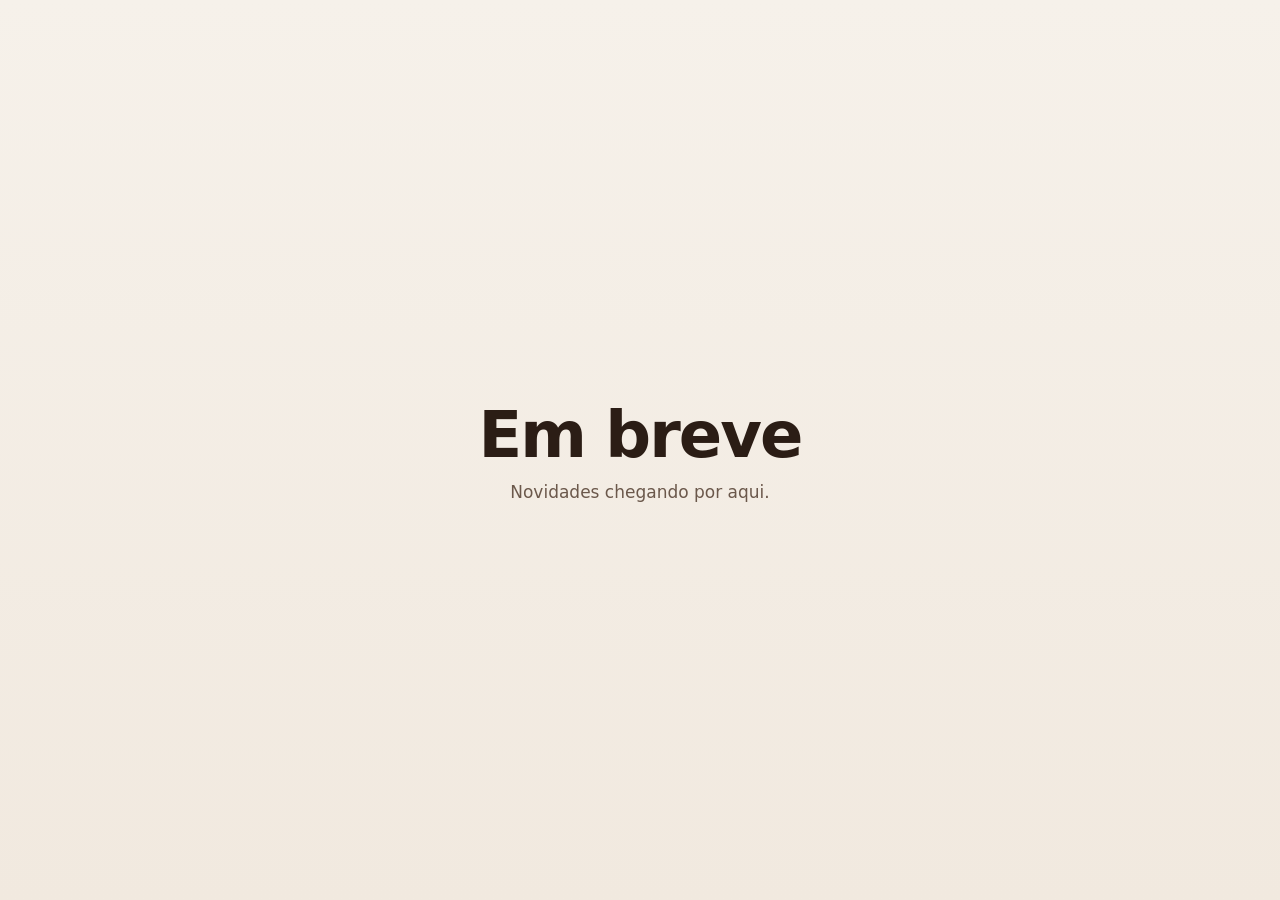
<file: index.html>
<!doctype html>
<html lang="pt-BR">
<head>
  <meta charset="utf-8">
  <meta name="viewport" content="width=device-width, initial-scale=1">
  <title>Em breve</title>
  <meta name="description" content="Em breve.">
  <style>
    :root { --bg: #f6f1ea; --bg-2: #f1e9df; --text: #2b1d15; --muted: #6b584b; color-scheme: light; }
    @media (prefers-color-scheme: dark) {
      :root { --bg: #16110e; --bg-2: #120e0b; --text: #f6eee6; --muted: #b3a194; color-scheme: dark; }
    }
    html, body { height: 100%; margin: 0; }
    body {
      display: grid;
      place-items: center;
      padding: 16px;
      box-sizing: border-box;
      background: linear-gradient(180deg, var(--bg) 0%, var(--bg-2) 100%);
      background-color: var(--bg);
      color: var(--text);
      font-family: system-ui, -apple-system, "Segoe UI", Roboto, "Helvetica Neue", Arial, sans-serif;
      text-align: center;
    }
    h1 { margin: 0; font-size: clamp(36px, 9vw, 64px); letter-spacing: -0.03em; font-weight: 800; }
    p { margin: 10px 0 0; color: var(--muted); font-size: 17px; }
  </style>
</head>
<body>
  <main>
    <h1>Em breve</h1>
    <p>Novidades chegando por aqui.</p>
  </main>
</body>
</html>
</file>
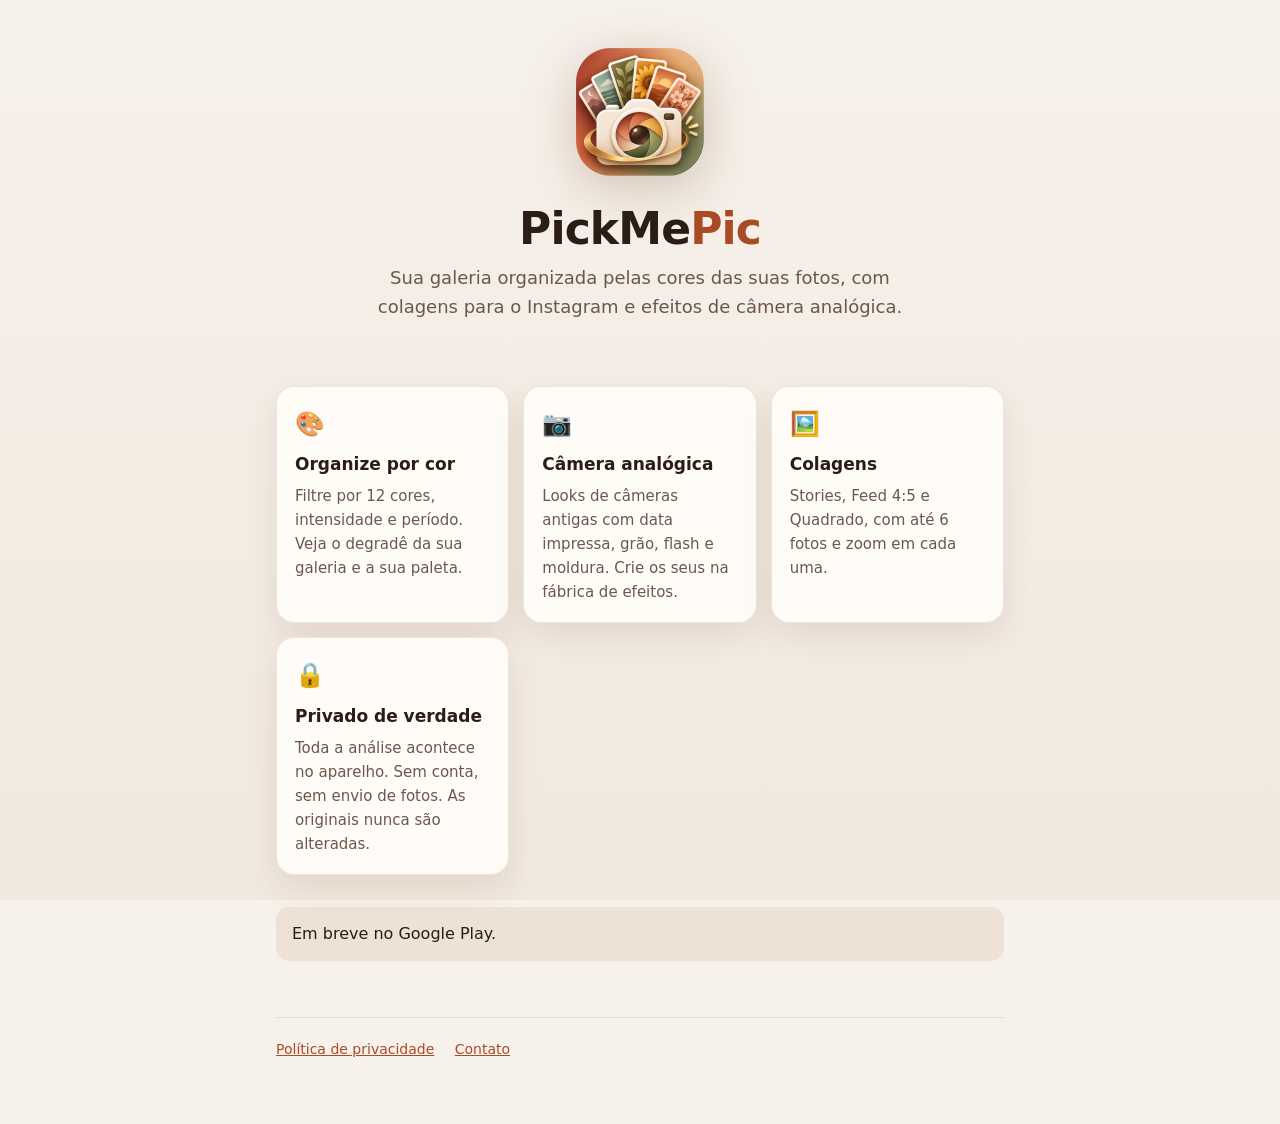
<file: pickme-pic/index.html>
<!doctype html>
<html lang="pt-BR">
<head>
  <meta charset="utf-8">
  <meta name="viewport" content="width=device-width, initial-scale=1">
  <title>PickMe Pic</title>
  <meta name="description" content="Organize sua galeria por cor, crie colagens e dê um toque de câmera analógica. Suas fotos nunca saem do celular.">
  <link rel="icon" href="/pickme-pic/assets/favicon.png">
  <link rel="apple-touch-icon" href="/pickme-pic/assets/apple-touch-icon.png">
  <link rel="stylesheet" href="/pickme-pic/assets/style.css">
</head>
<body>
  <main class="wrap">
    <section class="hero">
      <img src="/pickme-pic/assets/pickmepic-mark.png" alt="Logo do PickMe Pic" width="128" height="128">
      <h1>PickMe<span class="pic">Pic</span></h1>
      <p class="lead">Sua galeria organizada pelas cores das suas fotos, com colagens para o Instagram e efeitos de câmera analógica.</p>
    </section>

    <div class="grid">
      <div class="card">
        <span class="emoji" aria-hidden="true">🎨</span>
        <h3>Organize por cor</h3>
        <p>Filtre por 12 cores, intensidade e período. Veja o degradê da sua galeria e a sua paleta.</p>
      </div>
      <div class="card">
        <span class="emoji" aria-hidden="true">📷</span>
        <h3>Câmera analógica</h3>
        <p>Looks de câmeras antigas com data impressa, grão, flash e moldura. Crie os seus na fábrica de efeitos.</p>
      </div>
      <div class="card">
        <span class="emoji" aria-hidden="true">🖼️</span>
        <h3>Colagens</h3>
        <p>Stories, Feed 4:5 e Quadrado, com até 6 fotos e zoom em cada uma.</p>
      </div>
      <div class="card">
        <span class="emoji" aria-hidden="true">🔒</span>
        <h3>Privado de verdade</h3>
        <p>Toda a análise acontece no aparelho. Sem conta, sem envio de fotos. As originais nunca são alteradas.</p>
      </div>
    </div>

    <p class="note">Em breve no Google Play.</p>

    <footer>
      <a href="/pickme-pic/privacidade/">Política de privacidade</a>
      <a href="mailto:softwaresmoti@gmail.com">Contato</a>
    </footer>
  </main>
</body>
</html>
</file>
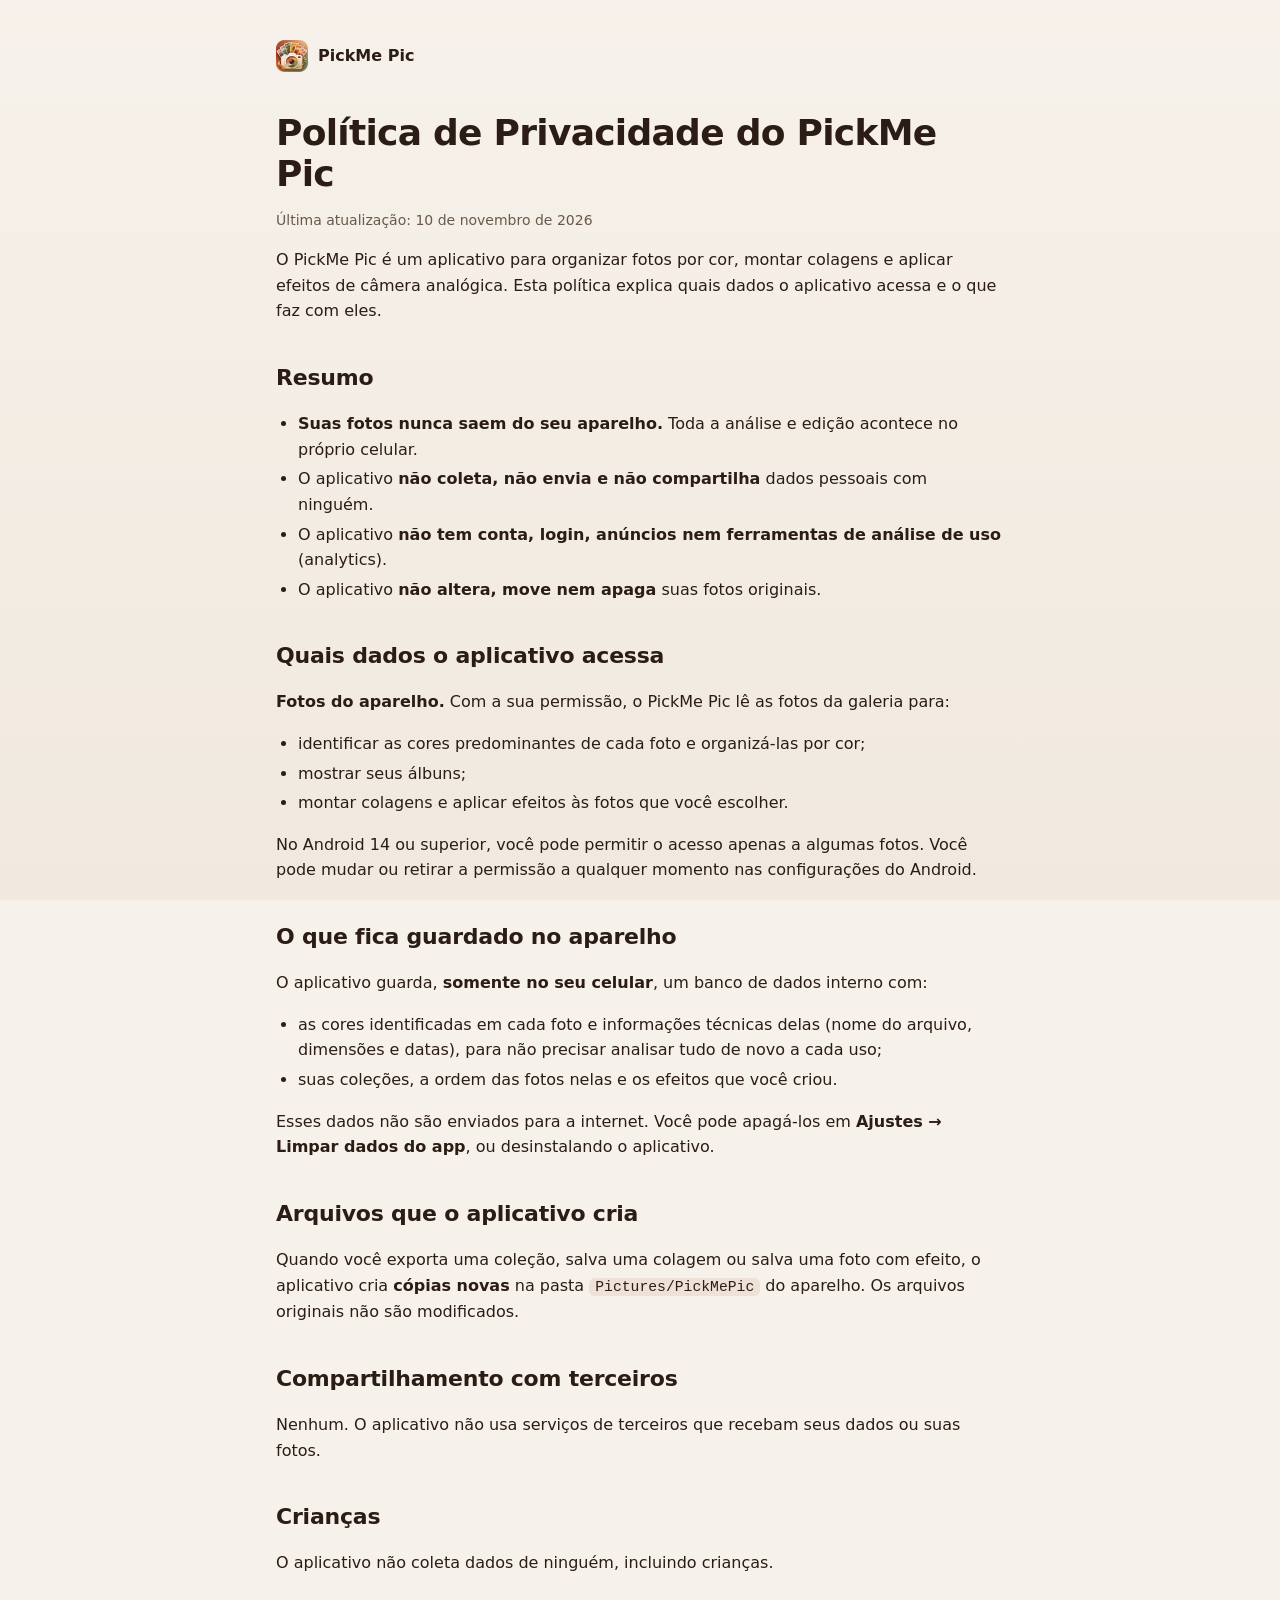
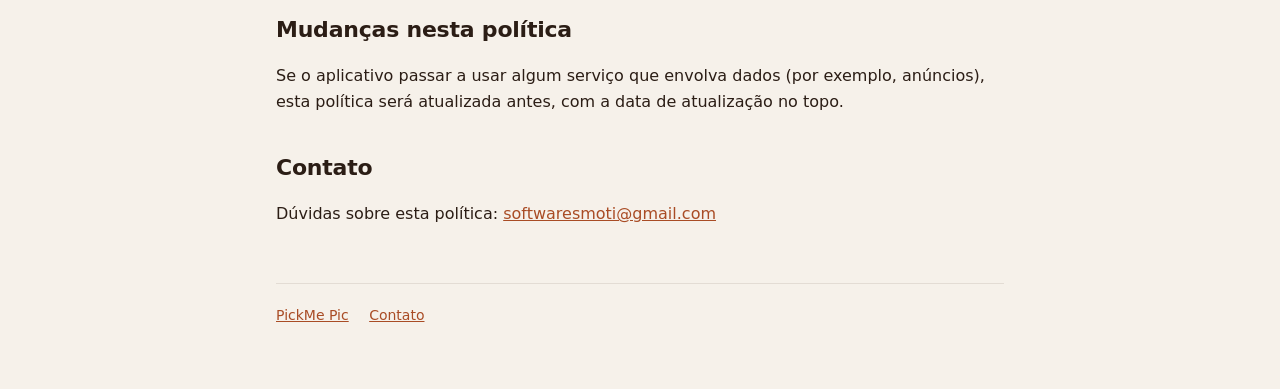
<file: pickme-pic/privacidade/index.html>
<!doctype html>
<html lang="pt-BR">
<head>
  <meta charset="utf-8">
  <meta name="viewport" content="width=device-width, initial-scale=1">
  <title>Privacidade do PickMe Pic</title>
  <meta name="description" content="Política de privacidade do aplicativo PickMe Pic.">
  <link rel="icon" href="/pickme-pic/assets/favicon.png">
  <link rel="stylesheet" href="/pickme-pic/assets/style.css">
</head>
<body>
  <main class="wrap doc">
    <a class="top" href="/pickme-pic/"><img src="/pickme-pic/assets/pickmepic-mark.png" alt="" width="32" height="32"> PickMe Pic</a>

    <h1>Política de Privacidade do PickMe Pic</h1>
    <p class="updated">Última atualização: 10 de novembro de 2026</p>

    <p>O PickMe Pic é um aplicativo para organizar fotos por cor, montar colagens e aplicar efeitos de câmera analógica. Esta política explica quais dados o aplicativo acessa e o que faz com eles.</p>

    <h2>Resumo</h2>
    <ul>
      <li><strong>Suas fotos nunca saem do seu aparelho.</strong> Toda a análise e edição acontece no próprio celular.</li>
      <li>O aplicativo <strong>não coleta, não envia e não compartilha</strong> dados pessoais com ninguém.</li>
      <li>O aplicativo <strong>não tem conta, login, anúncios nem ferramentas de análise de uso</strong> (analytics).</li>
      <li>O aplicativo <strong>não altera, move nem apaga</strong> suas fotos originais.</li>
    </ul>

    <h2>Quais dados o aplicativo acessa</h2>
    <p><strong>Fotos do aparelho.</strong> Com a sua permissão, o PickMe Pic lê as fotos da galeria para:</p>
    <ul>
      <li>identificar as cores predominantes de cada foto e organizá-las por cor;</li>
      <li>mostrar seus álbuns;</li>
      <li>montar colagens e aplicar efeitos às fotos que você escolher.</li>
    </ul>
    <p>No Android 14 ou superior, você pode permitir o acesso apenas a algumas fotos. Você pode mudar ou retirar a permissão a qualquer momento nas configurações do Android.</p>

    <h2>O que fica guardado no aparelho</h2>
    <p>O aplicativo guarda, <strong>somente no seu celular</strong>, um banco de dados interno com:</p>
    <ul>
      <li>as cores identificadas em cada foto e informações técnicas delas (nome do arquivo, dimensões e datas), para não precisar analisar tudo de novo a cada uso;</li>
      <li>suas coleções, a ordem das fotos nelas e os efeitos que você criou.</li>
    </ul>
    <p>Esses dados não são enviados para a internet. Você pode apagá-los em <strong>Ajustes → Limpar dados do app</strong>, ou desinstalando o aplicativo.</p>

    <h2>Arquivos que o aplicativo cria</h2>
    <p>Quando você exporta uma coleção, salva uma colagem ou salva uma foto com efeito, o aplicativo cria <strong>cópias novas</strong> na pasta <code>Pictures/PickMePic</code> do aparelho. Os arquivos originais não são modificados.</p>

    <h2>Compartilhamento com terceiros</h2>
    <p>Nenhum. O aplicativo não usa serviços de terceiros que recebam seus dados ou suas fotos.</p>

    <h2>Crianças</h2>
    <p>O aplicativo não coleta dados de ninguém, incluindo crianças.</p>

    <h2>Mudanças nesta política</h2>
    <p>Se o aplicativo passar a usar algum serviço que envolva dados (por exemplo, anúncios), esta política será atualizada antes, com a data de atualização no topo.</p>

    <h2>Contato</h2>
    <p>Dúvidas sobre esta política: <a href="mailto:softwaresmoti@gmail.com">softwaresmoti@gmail.com</a></p>

    <footer>
      <a href="/pickme-pic/">PickMe Pic</a>
      <a href="mailto:softwaresmoti@gmail.com">Contato</a>
    </footer>
  </main>
</body>
</html>
</file>
<file: pickme-pic/assets/style.css>
/* Paleta da marca PickMe Pic (a mesma do app), clara e escura. */
:root {
  --bg: #f6f1ea;
  --bg-2: #f1e9df;
  --surface: #fffcf8;
  --text: #2b1d15;
  --muted: #6b584b;
  --border: rgba(60, 35, 20, 0.1);
  --accent: #a94c25;
  --accent-2: #c2603a;
  --accent-soft: rgba(169, 76, 37, 0.1);
  --shadow: 0 12px 32px rgba(120, 60, 30, 0.12);
  color-scheme: light;
}
@media (prefers-color-scheme: dark) {
  :root {
    --bg: #16110e;
    --bg-2: #120e0b;
    --surface: #221a15;
    --text: #f6eee6;
    --muted: #b3a194;
    --border: rgba(255, 240, 225, 0.1);
    --accent: #ee9a73;
    --accent-soft: rgba(238, 154, 115, 0.14);
    --shadow: 0 12px 32px rgba(0, 0, 0, 0.4);
    color-scheme: dark;
  }
}

* { box-sizing: border-box; }
html { -webkit-text-size-adjust: 100%; }
body {
  margin: 0;
  background: linear-gradient(180deg, var(--bg) 0%, var(--bg-2) 100%) fixed;
  background-color: var(--bg);
  color: var(--text);
  font: 16px/1.6 system-ui, -apple-system, "Segoe UI", Roboto, "Helvetica Neue", Arial, sans-serif;
}
a { color: var(--accent); }
a:focus-visible, .button:focus-visible { outline: 3px solid var(--accent); outline-offset: 3px; border-radius: 8px; }

.wrap { max-width: 760px; margin: 0 auto; padding: 40px 16px 64px; }
.top { display: flex; align-items: center; gap: 10px; margin-bottom: 40px; text-decoration: none; color: var(--text); font-weight: 700; }
.top img { width: 32px; height: 32px; }

.hero { text-align: center; padding: 8px 0 32px; }
.hero img { width: 128px; height: 128px; filter: drop-shadow(0 12px 24px rgba(120, 60, 30, 0.25)); }
h1 { font-size: clamp(30px, 6vw, 44px); line-height: 1.15; letter-spacing: -0.02em; margin: 20px 0 10px; }
h1 .pic { color: var(--accent); }
h2 { font-size: 22px; letter-spacing: -0.01em; margin: 36px 0 8px; }
.lead { font-size: 18px; color: var(--muted); max-width: 560px; margin: 0 auto; }

.grid { display: grid; grid-template-columns: repeat(auto-fit, minmax(220px, 1fr)); gap: 14px; margin: 32px 0; }
.card {
  background: var(--surface);
  border: 1px solid var(--border);
  border-radius: 18px;
  padding: 18px;
  box-shadow: var(--shadow);
}
.card h3 { margin: 0 0 6px; font-size: 17px; }
.card p { margin: 0; color: var(--muted); font-size: 15px; }
.card .emoji { font-size: 24px; display: block; margin-bottom: 8px; }

.app-card { display: flex; gap: 16px; align-items: center; text-decoration: none; color: var(--text); }
.app-card img { width: 72px; height: 72px; flex: none; }
.app-card:hover { border-color: var(--accent); }

.button {
  display: inline-block;
  padding: 12px 22px;
  border-radius: 999px;
  background: linear-gradient(135deg, var(--accent-2) 0%, #a94c25 100%);
  color: #fff;
  font-weight: 700;
  text-decoration: none;
}
.note { background: var(--accent-soft); border-radius: 14px; padding: 14px 16px; margin: 20px 0; }

.doc h1 { font-size: clamp(28px, 5vw, 36px); }
.doc ul { padding-left: 22px; }
.doc li { margin: 4px 0; }
.updated { color: var(--muted); font-size: 14px; }
code { background: var(--accent-soft); padding: 1px 6px; border-radius: 6px; font-size: 0.92em; }

footer { margin-top: 56px; padding-top: 20px; border-top: 1px solid var(--border); color: var(--muted); font-size: 14px; }
footer a { margin-right: 16px; }
</file>
